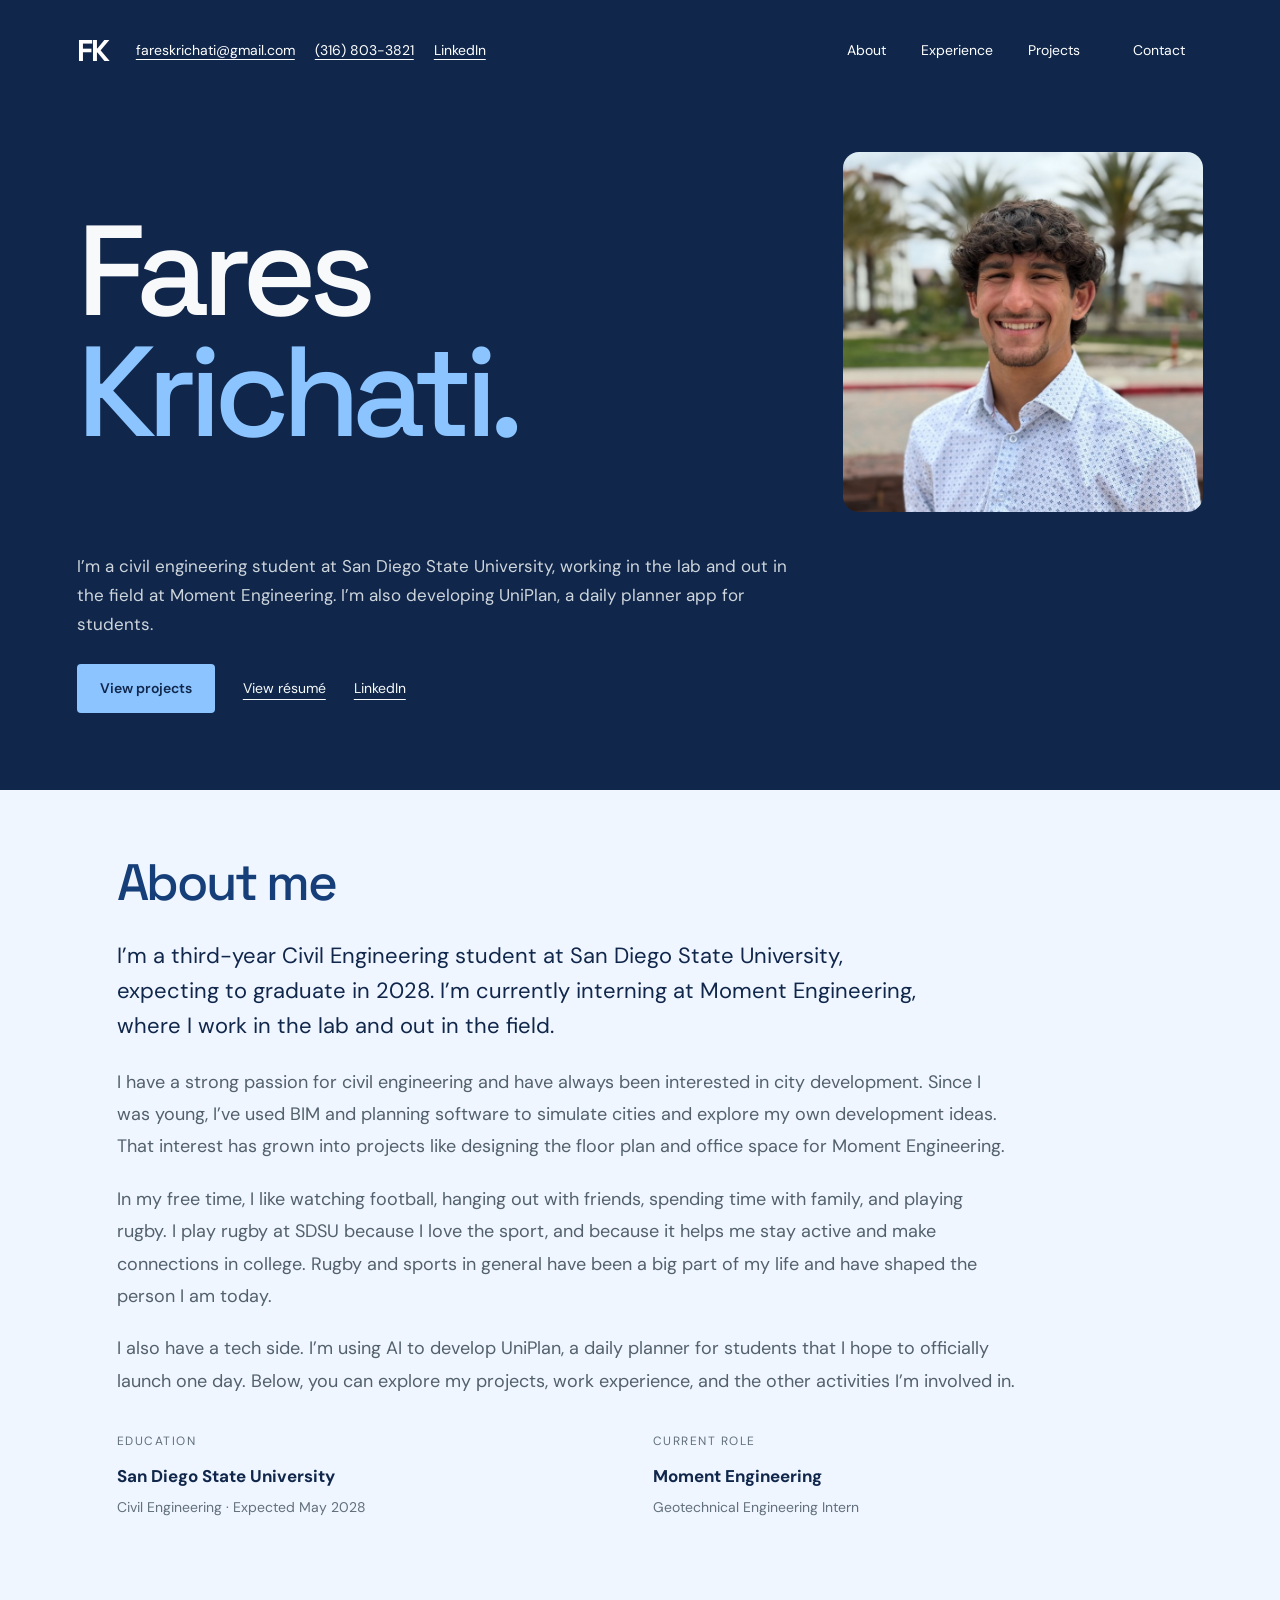
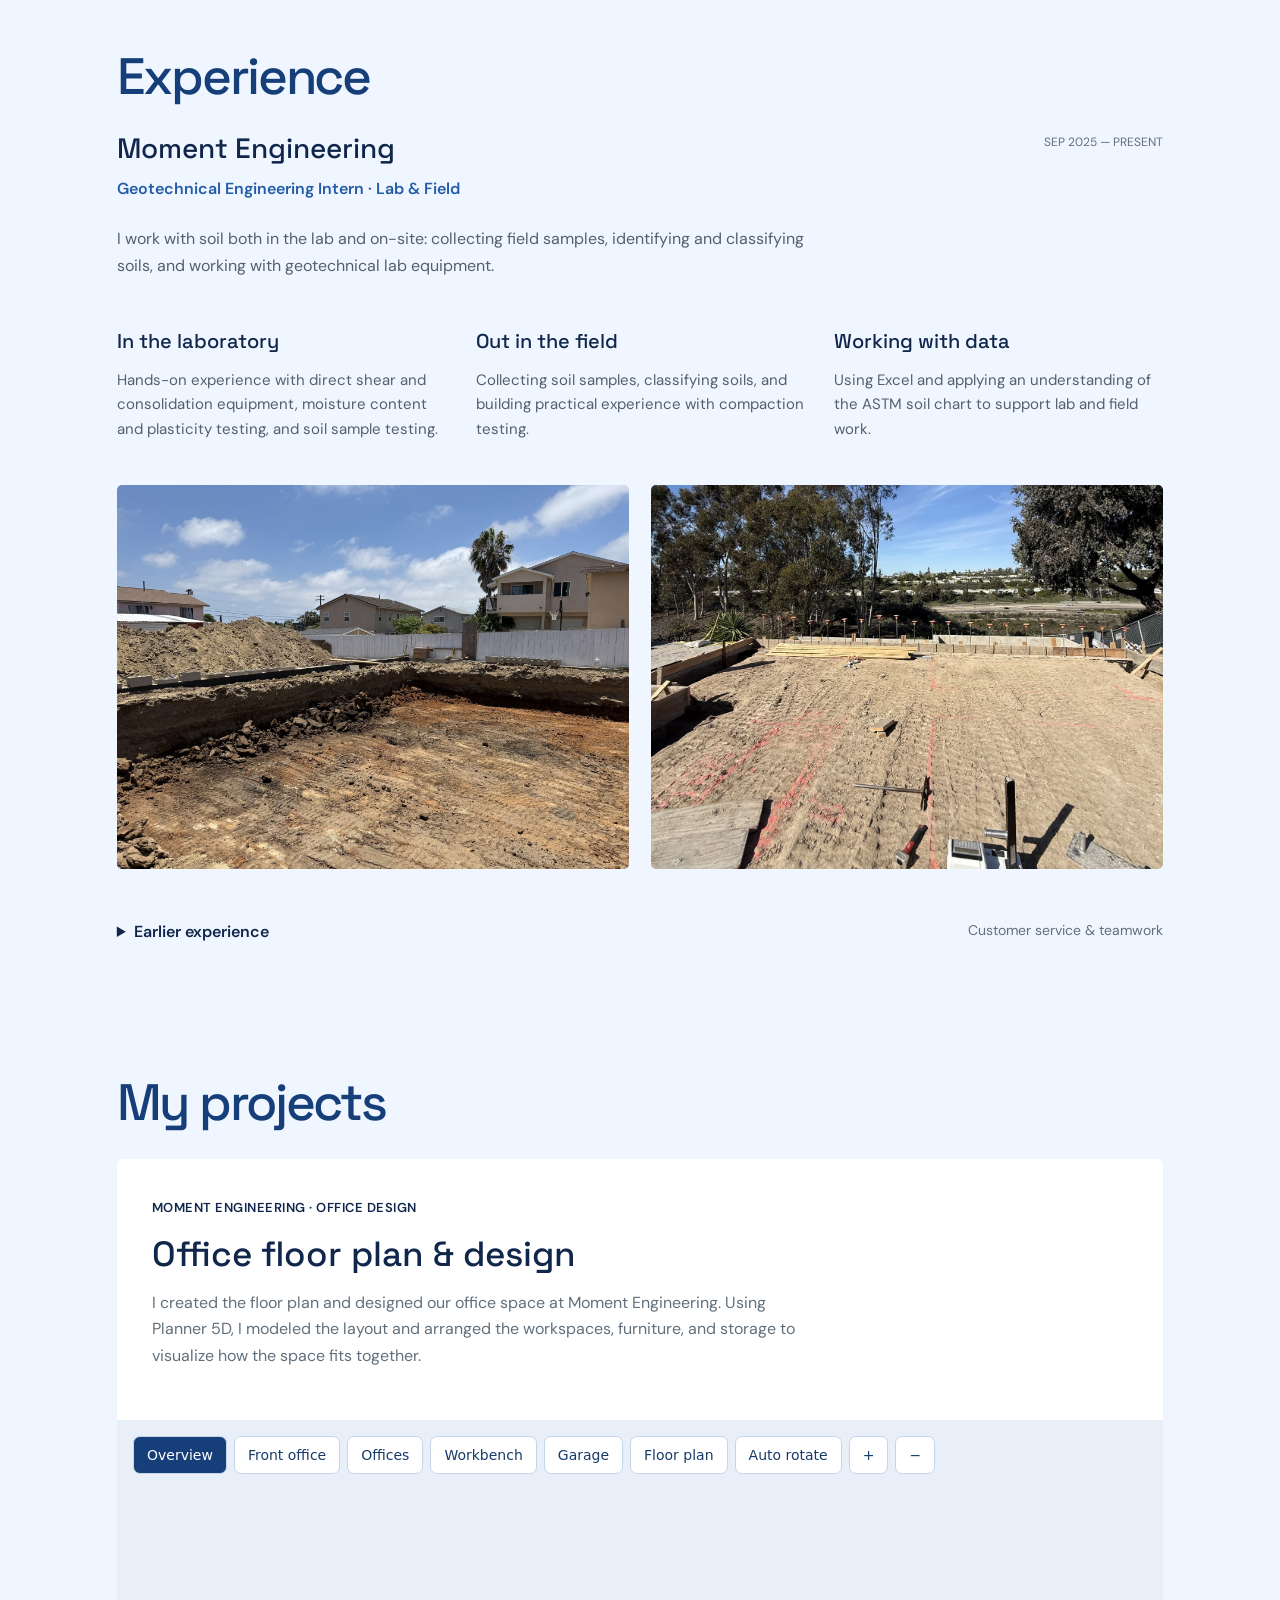
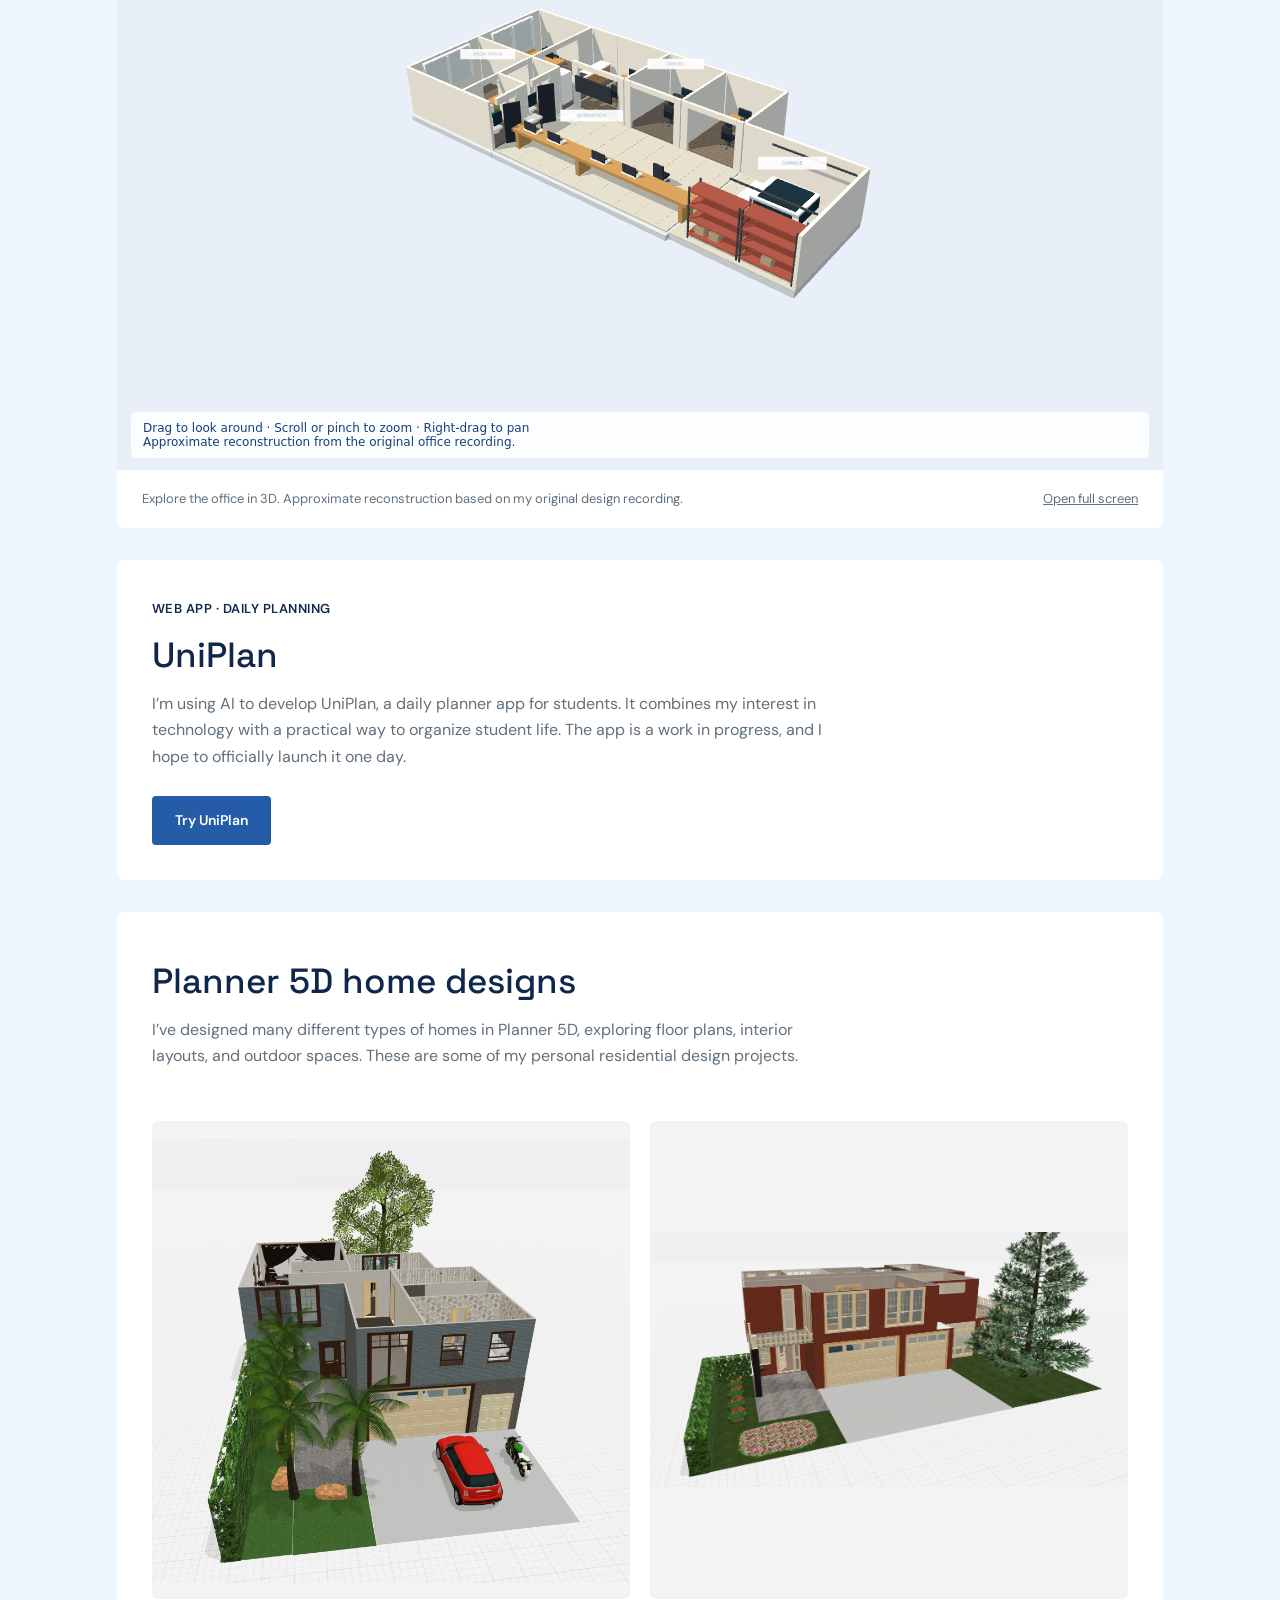
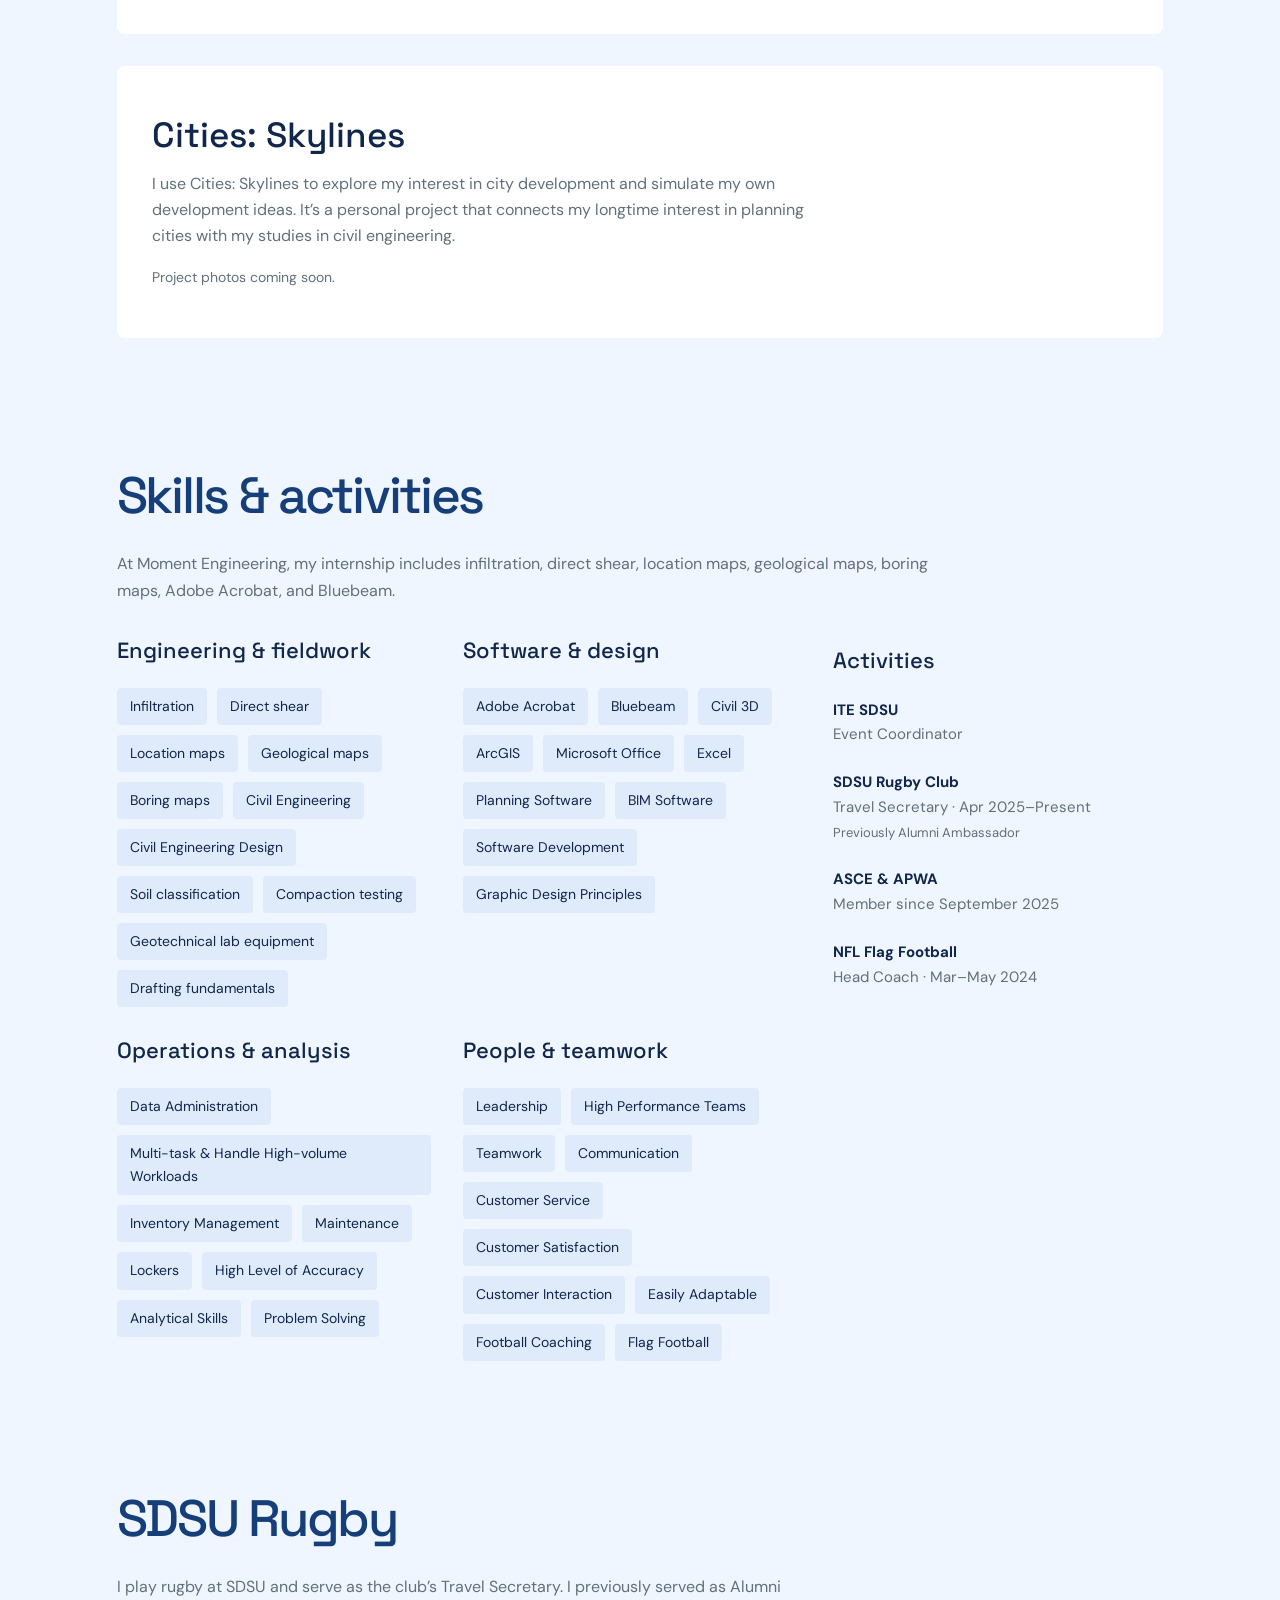
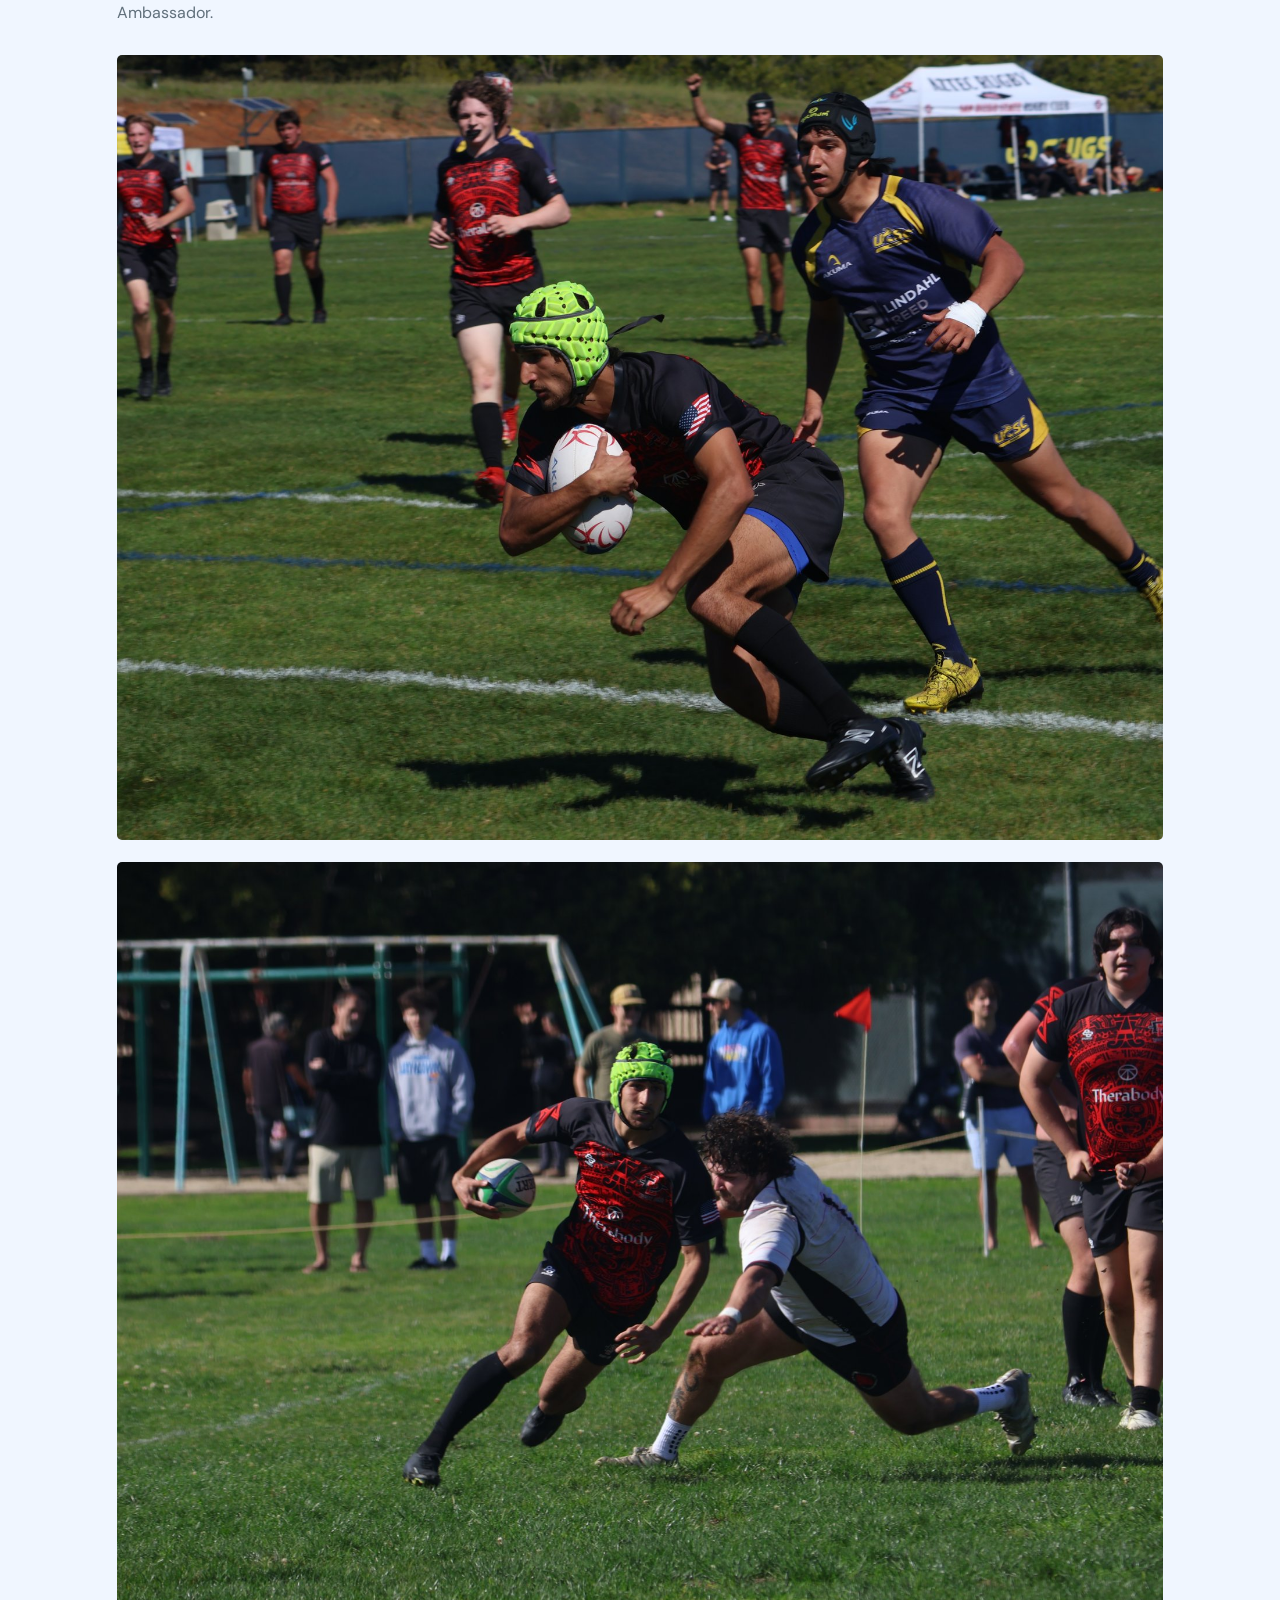
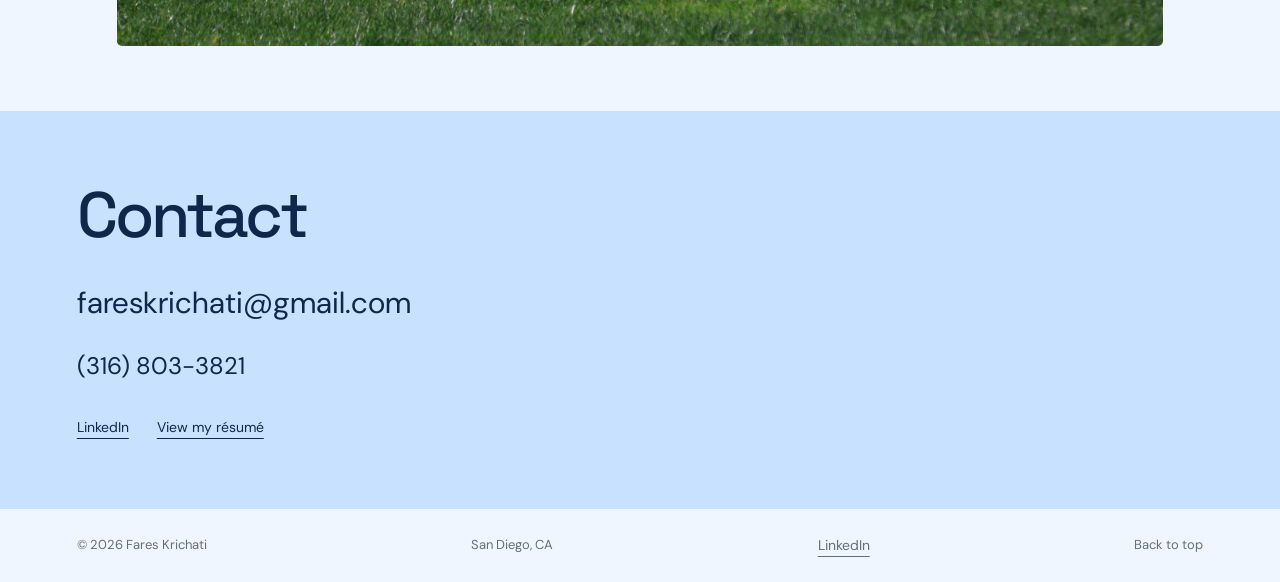
<file: index.html>
<!doctype html>
<html lang="en"><head><meta charset="utf-8"><meta name="viewport" content="width=device-width,initial-scale=1"><meta name="description" content="Fares Krichati — Civil Engineering student at San Diego State University, lab and field intern at Moment Engineering, and creator of UniPlan."><meta name="theme-color" content="#10274b"><title>Fares Krichati | Civil Engineering & Projects</title><link rel="icon" type="image/svg+xml" href="data:image/svg+xml,%3Csvg xmlns='http://www.w3.org/2000/svg' viewBox='0 0 40 40'%3E%3Crect width='40' height='40' rx='8' fill='%2310274b'/%3E%3Ctext x='7' y='28' fill='%238bc4ff' font-family='Arial' font-size='24' font-weight='bold'%3EF%3C/text%3E%3C/svg%3E"><link rel="stylesheet" href="styles.css?v=header-contact-2"></head>
<body><a class="skip" href="#main">Skip to content</a><header><div class="header-identity"><a class="logo" href="#" aria-label="Fares Krichati home">FK</a><address class="header-contact" aria-label="Contact Fares"><a href="mailto:fareskrichati@gmail.com">fareskrichati@gmail.com</a><a href="tel:+13168033821">(316) 803-3821</a><a href="https://www.linkedin.com/in/fares-krichati-6422a7346/" target="_blank" rel="noopener">LinkedIn</a></address></div><nav aria-label="Main navigation"><a href="#about">About</a><a href="#experience">Experience</a><a href="#projects">Projects</a><a class="nav-contact" href="#contact">Contact</a></nav></header>
<main id="main"><section class="hero"><div class="hero-heading"><h1>Fares<br><span>Krichati.</span></h1><img class="portrait" src="fares-portrait.png" alt="Fares Krichati" width="800" height="800" fetchpriority="high"></div><div class="hero-bottom"><div class="intro"><p>I’m a civil engineering student at San Diego State University, working in the lab and out in the field at Moment Engineering. I’m also developing UniPlan, a daily planner app for students.</p><div class="actions"><a class="button blue" href="#projects">View projects</a><a class="text-link" href="resume.pdf" target="_blank" rel="noopener">View résumé</a><a class="text-link" href="https://www.linkedin.com/in/fares-krichati-6422a7346/" target="_blank" rel="noopener">LinkedIn</a></div></div></div></section>
<section class="about section" id="about"><div><h2>About me</h2><div class="about-story"><p class="large-copy">I’m a third-year Civil Engineering student at San Diego State University, expecting to graduate in 2028. I’m currently interning at Moment Engineering, where I work in the lab and out in the field.</p><p>I have a strong passion for civil engineering and have always been interested in city development. Since I was young, I’ve used BIM and planning software to simulate cities and explore my own development ideas. That interest has grown into projects like designing the floor plan and office space for Moment Engineering.</p><p>In my free time, I like watching football, hanging out with friends, spending time with family, and playing rugby. I play rugby at SDSU because I love the sport, and because it helps me stay active and make connections in college. Rugby and sports in general have been a big part of my life and have shaped the person I am today.</p><p>I also have a tech side. I’m using AI to develop UniPlan, a daily planner for students that I hope to officially launch one day. Below, you can explore my projects, work experience, and the other activities I’m involved in.</p></div><div class="facts"><div><span>EDUCATION</span><strong>San Diego State University</strong><p>Civil Engineering · Expected May 2028</p></div><div><span>CURRENT ROLE</span><strong>Moment Engineering</strong><p>Geotechnical Engineering Intern</p></div></div></div></section>
<section class="experience section" id="experience"><div><div class="section-heading"><h2>Experience</h2></div><article class="job"><div class="job-title"><h3>Moment Engineering</h3><span>SEP 2025 — PRESENT</span></div><p class="role">Geotechnical Engineering Intern · Lab & Field</p><p>I work with soil both in the lab and on-site: collecting field samples, identifying and classifying soils, and working with geotechnical lab equipment.</p><div class="work-grid"><div><h4>In the laboratory</h4><p>Hands-on experience with direct shear and consolidation equipment, moisture content and plasticity testing, and soil sample testing.</p></div><div><h4>Out in the field</h4><p>Collecting soil samples, classifying soils, and building practical experience with compaction testing.</p></div><div><h4>Working with data</h4><p>Using Excel and applying an understanding of the ASTM soil chart to support lab and field work.</p></div></div></article><div class="photo-grid field-photos"><figure><a href="field-excavation.jpg" target="_blank" rel="noopener" aria-label="View excavation photo at full size"><img src="field-excavation.jpg" alt="Excavated site showing exposed soil layers and earthwork" loading="lazy" width="1800" height="1350"></a></figure><figure><a href="field-testing.jpg" target="_blank" rel="noopener" aria-label="View field testing photo at full size"><img src="field-testing.jpg" alt="Soil testing equipment at a prepared construction site" loading="lazy" width="1350" height="1800"></a></figure></div><details><summary>Earlier experience <span>Customer service & teamwork</span></summary><div class="earlier"><h4>Foot Locker <small>Aug 2024 – Oct 2025</small></h4><p>Customer service, product guidance, inventory management, and teamwork in a fast-paced retail environment.</p><h4>Subway <small>May 2023 – Dec 2023</small></h4><p>Customized customer orders, ingredient preparation, organization, and multitasking in a high-volume service environment.</p></div></details></div></section>
<section class="projects section" id="projects"><div><h2>My projects</h2><article class="project office-project"><div class="project-copy"><span class="eyebrow">MOMENT ENGINEERING · OFFICE DESIGN</span><h3>Office floor plan & design</h3><p>I created the floor plan and designed our office space at Moment Engineering. Using Planner 5D, I modeled the layout and arranged the workspaces, furniture, and storage to visualize how the space fits together.</p></div><div class="office-viewer"><iframe src="office-3d.html" title="Interactive 3D reconstruction of the office" loading="lazy" allow="fullscreen" allowfullscreen></iframe></div><div class="video-caption"><span>Explore the office in 3D. Approximate reconstruction based on my original design recording.</span><a href="office-3d.html" target="_blank" rel="noopener">Open full screen</a></div></article><article class="project"><div class="project-copy"><span class="eyebrow">WEB APP · DAILY PLANNING</span><h3>UniPlan</h3><p>I’m using AI to develop UniPlan, a daily planner app for students. It combines my interest in technology with a practical way to organize student life. The app is a work in progress, and I hope to officially launch it one day.</p><a class="button dark" href="https://uniplan.fareskrichati.com/" target="_blank" rel="noopener">Try UniPlan</a></div></article><article class="project planner-project" id="planner-5d"><div class="project-copy"><h3>Planner 5D home designs</h3><p>I’ve designed many different types of homes in Planner 5D, exploring floor plans, interior layouts, and outdoor spaces. These are some of my personal residential design projects.</p></div><div class="planner-gallery"><figure><a href="planner5d-home-01.png" target="_blank" rel="noopener" aria-label="View gray home design at full size"><img src="planner5d-home-01.png" alt="Planner 5D model of a gray two-story home with a garage, palm trees, and an exposed upper-floor layout" width="1802" height="1682" loading="lazy"></a></figure><figure><a href="planner5d-home-02.png" target="_blank" rel="noopener" aria-label="View brick home design at full size"><img src="planner5d-home-02.png" alt="Planner 5D model of a red-brick two-story home with large windows, garages, a balcony, and landscaping" width="2266" height="1210" loading="lazy"></a></figure></div></article><article class="project city-project"><div class="project-copy"><h3>Cities: Skylines</h3><p>I use Cities: Skylines to explore my interest in city development and simulate my own development ideas. It’s a personal project that connects my longtime interest in planning cities with my studies in civil engineering.</p><p class="project-status">Project photos coming soon.</p></div></article></div></section>
<section class="skills section"><div><h2>Skills & activities</h2><p class="muted skills-context">At Moment Engineering, my internship includes infiltration, direct shear, location maps, geological maps, boring maps, Adobe Acrobat, and Bluebeam.</p><div class="skills-grid"><div class="skill-categories"><div class="skill-category"><h3>Engineering &amp; fieldwork</h3><div class="tags"><span>Infiltration</span><span>Direct shear</span><span>Location maps</span><span>Geological maps</span><span>Boring maps</span><span>Civil Engineering</span><span>Civil Engineering Design</span><span>Soil classification</span><span>Compaction testing</span><span>Geotechnical lab equipment</span><span>Drafting fundamentals</span></div></div><div class="skill-category"><h3>Software &amp; design</h3><div class="tags"><span>Adobe Acrobat</span><span>Bluebeam</span><span>Civil 3D</span><span>ArcGIS</span><span>Microsoft Office</span><span>Excel</span><span>Planning Software</span><span>BIM Software</span><span>Software Development</span><span>Graphic Design Principles</span></div></div><div class="skill-category"><h3>Operations &amp; analysis</h3><div class="tags"><span>Data Administration</span><span>Multi-task &amp; Handle High-volume Workloads</span><span>Inventory Management</span><span>Maintenance</span><span>Lockers</span><span>High Level of Accuracy</span><span>Analytical Skills</span><span>Problem Solving</span></div></div><div class="skill-category"><h3>People &amp; teamwork</h3><div class="tags"><span>Leadership</span><span>High Performance Teams</span><span>Teamwork</span><span>Communication</span><span>Customer Service</span><span>Customer Satisfaction</span><span>Customer Interaction</span><span>Easily Adaptable</span><span>Football Coaching</span><span>Flag Football</span></div></div></div><div class="community"><h3>Activities</h3><p><strong>ITE SDSU</strong><br>Event Coordinator</p><p><strong>SDSU Rugby Club</strong><br>Travel Secretary · Apr 2025–Present<br><span>Previously Alumni Ambassador</span></p><p><strong>ASCE & APWA</strong><br>Member since September 2025</p><p><strong>NFL Flag Football</strong><br>Head Coach · Mar–May 2024</p></div></div></div></section>
<section class="section rugby-section" id="rugby"><div><h2>SDSU Rugby</h2><p class="muted">I play rugby at SDSU and serve as the club’s Travel Secretary. I previously served as Alumni Ambassador.</p><div class="photo-grid rugby-photos"><figure><a href="rugby-run.jpg" target="_blank" rel="noopener" aria-label="View first rugby photo at full size"><img src="rugby-run.jpg" alt="Rugby match action with a ball carrier moving past an opponent" width="1800" height="1351" loading="lazy"></a></figure><figure><a href="rugby-play.jpg" target="_blank" rel="noopener" aria-label="View second rugby photo at full size"><img src="rugby-play.jpg" alt="Rugby ball carrier evading a tackle during a match" width="1800" height="1351" loading="lazy"></a></figure></div></div></section><section class="contact" id="contact"><h2>Contact</h2><a href="mailto:fareskrichati@gmail.com">fareskrichati@gmail.com</a><a class="phone" href="tel:+13168033821">(316) 803-3821</a><div class="contact-bottom"><a class="text-link" href="https://www.linkedin.com/in/fares-krichati-6422a7346/" target="_blank" rel="noopener">LinkedIn</a><a class="text-link" href="resume.pdf" target="_blank" rel="noopener">View my résumé</a></div></section></main><footer><span>© <span id="year">2026</span> Fares Krichati</span><span>San Diego, CA</span><a class="text-link" href="https://www.linkedin.com/in/fares-krichati-6422a7346/" target="_blank" rel="noopener">LinkedIn</a><a href="#">Back to top</a></footer><script>document.getElementById('year').textContent=new Date().getFullYear();</script></body></html>
</file>
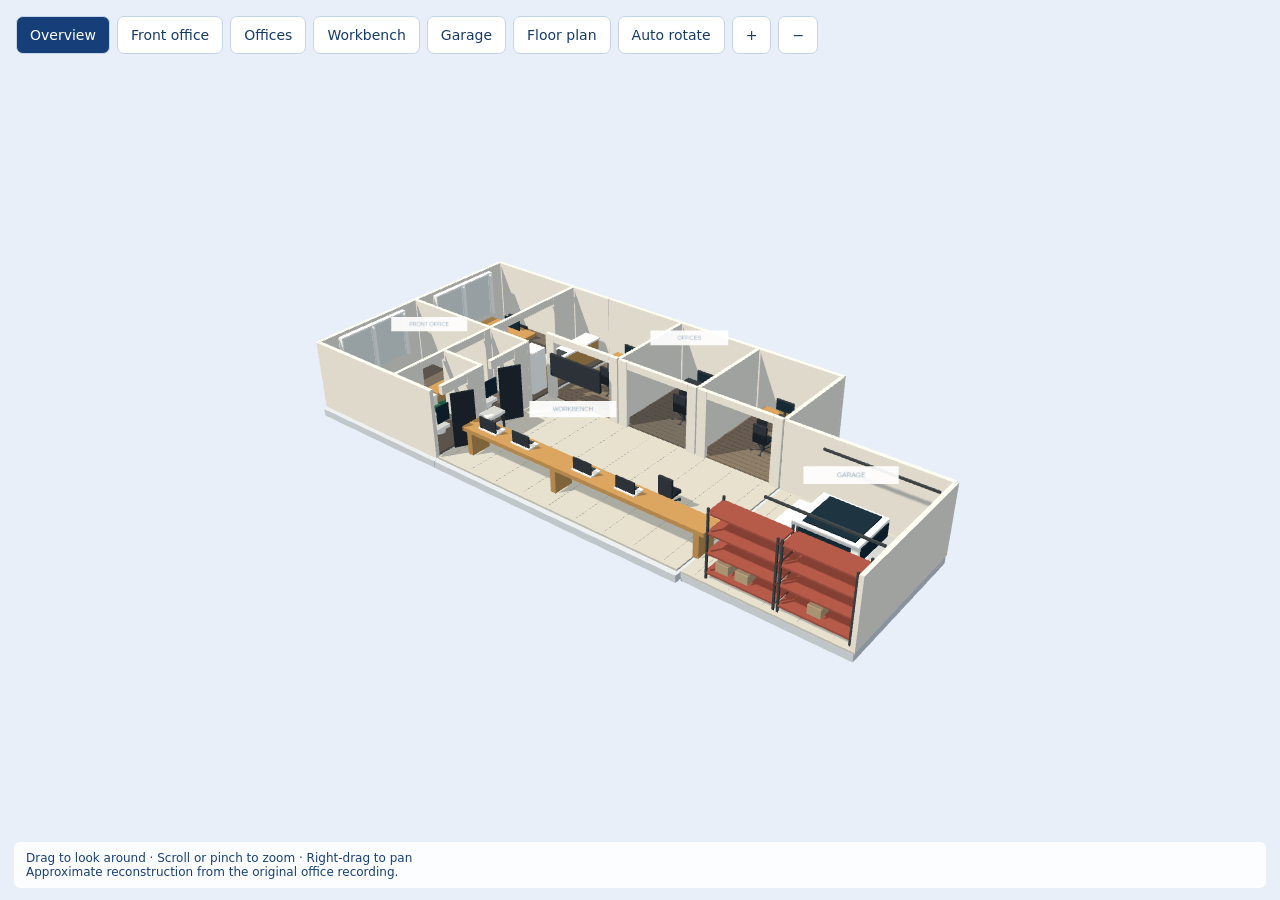
<file: office-3d.html>
<!doctype html><html lang="en"><head><meta charset="utf-8"><meta name="viewport" content="width=device-width,initial-scale=1"><title>Office design · Interactive 3D</title><style>*{box-sizing:border-box}body{margin:0;font:14px system-ui;color:#163f79;background:#e8eff8}#view{height:100vh;min-height:440px;position:relative}canvas{display:block;width:100%;height:100%;touch-action:none}.toolbar{position:absolute;top:16px;left:16px;right:16px;display:flex;flex-wrap:wrap;gap:7px;z-index:1}button{border:1px solid #c4d4e9;background:#fff;color:#173b68;border-radius:7px;padding:10px 13px;font:inherit;cursor:pointer}button:hover,button[aria-pressed=true]{background:#163f79;color:white}button:focus-visible{outline:3px solid #3c85df;outline-offset:2px}.hint{position:absolute;bottom:12px;left:14px;right:14px;margin:0;background:#ffffffde;border-radius:6px;padding:9px 12px;pointer-events:none;font-size:12px}#error{position:absolute;top:45%;left:10%;right:10%;text-align:center}#error[hidden]{display:none}</style><script type="importmap">{"imports":{"three":"./three.module.js"}}</script></head><body><div id="view"><div class="toolbar" aria-label="3D view controls"><button data-view="overview">Overview</button><button data-view="front">Front office</button><button data-view="offices">Offices</button><button data-view="workbench">Workbench</button><button data-view="garage">Garage</button><button data-view="top">Floor plan</button><button id="rotate" aria-pressed="false">Auto rotate</button><button id="zoom-in" aria-label="Zoom in">+</button><button id="zoom-out" aria-label="Zoom out">−</button></div><p id="error" hidden>3D is unavailable in this browser. Try a browser with WebGL enabled.</p><p class="hint">Drag to look around · Scroll or pinch to zoom · Right-drag to pan<br>Approximate reconstruction from the original office recording.</p></div><script type="module" src="office-3d.js?v=complete-2"></script></body></html>
</file>
<file: styles.css>
@import url('https://fonts.googleapis.com/css2?family=DM+Sans:wght@400;500;600;700&family=Space+Grotesk:wght@400;500;600;700&display=swap');
:root{--navy:#10274b;--accent:#8bc4ff;--paper:#f0f6ff;--muted:#61707c;--line:#d8dfe3}*{box-sizing:border-box}html{scroll-behavior:smooth;scroll-padding-top:30px}body{margin:0;background:var(--paper);color:var(--navy);font-family:'DM Sans',sans-serif;font-size:16px;line-height:1.65}a{color:inherit;text-decoration:none}a,summary{touch-action:manipulation}a:focus-visible,summary:focus-visible{outline:3px solid #367de0;outline-offset:6px}header{background:var(--navy);color:#fff;display:flex;align-items:center;justify-content:space-between;padding:26px 6%;border-bottom:1px solid #ffffff20}.logo{font-family:'Space Grotesk',sans-serif;font-size:30px;font-weight:700;letter-spacing:-2px}.logo span{color:var(--accent);font:14px sans-serif;vertical-align:top;margin-left:5px}nav{display:flex;align-items:center;gap:35px;font-size:14px}nav a:hover,.text-link:hover{color:var(--accent)}.nav-contact{border:1px solid #75808a;padding:9px 18px;border-radius:4px}.hero{background:var(--navy);color:#f7f9fa;padding:50px 6% 0;overflow:hidden}.eyebrow,.section-label,.hero-foot,.project-caption,.project-index{font-size:12px;letter-spacing:1.7px;font-weight:600}.eyebrow span{padding:0 12px;color:var(--accent)}h1,h2,h3,h4{font-family:'Space Grotesk',sans-serif;line-height:1.08;margin:0;font-weight:500}h1{font-size:clamp(80px,12vw,174px);letter-spacing:-.065em;line-height:.94;margin:42px 0 46px}h1 span{color:var(--accent)}.hero-bottom{display:grid;grid-template-columns:1fr 1fr;gap:8%;align-items:start;margin-bottom:57px}.hero-bottom>p{font-size:25px;line-height:1.45;margin:0;color:#a9b4bd}.hero-bottom strong{color:#fff;font-weight:500}.intro{max-width:540px}.intro p{margin:0 0 25px;color:#ced5dc;font-size:17px;line-height:1.7}.actions{display:flex;align-items:center;gap:28px}.button{display:inline-block;padding:13px 23px;border-radius:4px;font-weight:600;font-size:14px;transition:transform .2s,background .2s}.button:hover{transform:translateY(-2px)}.blue{background:var(--accent);color:var(--navy)}.blue:hover{background:#b6dcff}.dark{background:var(--navy);color:#fff}.text-link{font-size:14px;text-decoration:underline;text-underline-offset:6px}.hero-foot{border-top:1px solid #ffffff25;padding:20px 0;display:flex;justify-content:space-between;color:#9caab6}.section{display:grid;grid-template-columns:23% 1fr;gap:5%;padding:90px 6%;border-bottom:1px solid var(--line)}.section-label{padding-top:8px;color:var(--muted)}h2{font-size:clamp(34px,4vw,54px);letter-spacing:-.045em;margin-bottom:28px}.large-copy{font-size:22px;line-height:1.6;max-width:800px}.muted{color:var(--muted);max-width:750px}.facts{display:grid;grid-template-columns:1fr 1fr;border-top:1px solid var(--line);padding-top:26px;margin-top:35px;gap:25px}.facts span{display:block;color:var(--muted);font-size:12px;letter-spacing:1.5px;margin-bottom:10px}.facts strong{font-size:17px}.facts p{margin:6px 0 0;font-size:14px;color:var(--muted)}.experience{background:#eaf0f3}.section-heading,.job-title{display:flex;justify-content:space-between;align-items:start;gap:20px}.pill{font-size:12px;border:1px solid #a8b6bf;border-radius:30px;padding:6px 12px;white-space:nowrap}.job{margin-top:22px}.job-title h3{font-size:28px}.job-title>span{font-size:12px;white-space:nowrap;color:var(--muted)}.role{color:#245ca8;margin:13px 0 24px;font-weight:600}.job>p:not(.role){max-width:720px;color:#52616d}.work-grid{display:grid;grid-template-columns:repeat(3,1fr);gap:30px;margin-top:38px}.number{color:#245ca8;font-size:13px}.work-grid h4{font-size:20px;margin-top:14px}.work-grid p{font-size:15px;color:#52616d}details{border-top:1px solid #bac7cf;margin-top:30px;padding-top:20px}summary{cursor:pointer;font-weight:600}summary span{float:right;color:var(--muted);font-size:14px;font-weight:400}.earlier{padding:20px 0}.earlier h4{font-size:20px}.earlier small{font:13px 'DM Sans',sans-serif;color:var(--muted);margin-left:15px}.earlier p{color:var(--muted);font-size:15px}.project{border:1px solid var(--line);border-radius:8px;overflow:hidden}.project-art{background:#c7d5ef;min-height:320px;padding:25px 32px;display:flex;flex-direction:column;justify-content:space-between;color:#243d6b}.uniplan-mark{font-family:'Space Grotesk',sans-serif;font-size:100px;line-height:1;letter-spacing:-8px;display:flex;align-items:center;font-weight:600}.uniplan-mark>span{font-size:53px;letter-spacing:-3px}.uniplan-mark i{font:16px/1.5 'DM Sans',sans-serif;letter-spacing:0;margin-left:auto}.project-copy{padding:35px;background:#fff}.project-copy h3{font-size:35px;margin:16px 0}.project-copy>p{max-width:670px;color:var(--muted)}.app-note{font-size:14px}.project-copy .button{margin-top:10px}.skills-grid{display:grid;grid-template-columns:1fr 1fr;gap:60px}.skills-grid h3{font-size:22px;margin:10px 0 25px}.tags{display:flex;flex-wrap:wrap;align-content:start;gap:10px}.tags span{border:1px solid #c7d0d6;padding:7px 13px;border-radius:4px;font-size:14px}.community p{font-size:15px;color:var(--muted);margin-bottom:23px}.community strong{color:var(--navy)}.community span{font-size:13px}.contact{background:var(--accent);padding:70px 6%}.contact h2{font-size:clamp(38px,5vw,68px);margin-top:28px}.contact>a{font-size:clamp(18px,2.5vw,30px);border-bottom:1px solid var(--navy);padding-bottom:6px;overflow-wrap:anywhere}.contact-bottom{margin-top:40px;padding-top:20px;border-top:1px solid #111e2b40;display:flex;justify-content:space-between;align-items:center}.contact-bottom p{font-size:14px}footer{padding:25px 6%;display:flex;justify-content:space-between;font-size:13px;color:var(--muted)}.skip{position:fixed;left:10px;top:-100px;background:#fff;z-index:10;padding:12px}.skip:focus{top:10px}@media(min-width:1600px){header,.hero,.section,.contact,footer{padding-left:max(6%,calc((100% - 1400px)/2));padding-right:max(6%,calc((100% - 1400px)/2))}}@media(max-width:750px){header{padding:20px 6%}nav{gap:17px}nav a{font-size:13px}.nav-contact{display:none}.hero{padding-top:35px}.hero .eyebrow{font-size:10px;letter-spacing:1px}h1{margin:35px 0;font-size:clamp(74px,17vw,125px)}.hero-bottom{grid-template-columns:1fr;gap:28px;margin-bottom:35px}.hero-bottom>p{font-size:22px}.hero-foot span:last-child{display:none}.hero-foot{font-size:10px}.section{grid-template-columns:1fr;gap:25px;padding:55px 6%}.section-label{font-size:11px}.large-copy{font-size:20px}.section-heading{display:block}.pill{display:inline-block;margin-bottom:12px}.job-title{display:block}.job-title>span{display:block;margin-top:13px}.work-grid{grid-template-columns:1fr;gap:12px}.work-grid>div{border-top:1px solid #c6d1d7;padding-top:18px}.work-grid p{margin-top:10px}.facts,.skills-grid{grid-template-columns:1fr;gap:27px}summary span{display:none}.project-art{padding:22px;min-height:280px}.uniplan-mark{font-size:76px;letter-spacing:-6px;flex-wrap:wrap}.uniplan-mark>span{font-size:45px}.uniplan-mark i{font-size:14px;width:100%;margin-top:15px}.project-copy{padding:25px}.project-caption{font-size:10px}.contact{padding:50px 6%}.contact-bottom{display:block}.contact-bottom .text-link{display:inline-block;margin-top:10px}footer{gap:18px;flex-wrap:wrap;font-size:12px}footer span:nth-child(2){display:none}}@media(prefers-reduced-motion:reduce){html{scroll-behavior:auto}.button{transition:none}}

.photo-grid{display:grid;grid-template-columns:1fr 1fr;gap:22px;margin-top:38px}.photo-grid figure{margin:0;min-width:0}.photo-grid a{display:block;border-radius:5px;overflow:hidden}.photo-grid img{display:block;width:100%;height:300px;object-fit:cover;transition:transform .3s}.photo-grid a:hover img{transform:scale(1.025)}.photo-grid figcaption{font-size:13px;color:var(--muted);margin-top:12px}.field-photos figure:last-child img{object-position:center 74%}.office-project{margin-bottom:32px}.office-project video{display:block;width:100%;height:auto;background:var(--navy);aspect-ratio:3440/1440}.project-meta{display:flex;flex-wrap:wrap;gap:10px;margin-top:25px}.project-meta span{font-size:12px;border:1px solid var(--line);border-radius:4px;padding:5px 10px}.video-caption{display:flex;gap:22px;justify-content:space-between;padding:18px 25px;background:#fff;font-size:13px;color:var(--muted)}.video-caption a{white-space:nowrap;text-decoration:underline}.rugby-section{background:#eaf0f3}.rugby-photos{grid-template-columns:1fr}.rugby-photos img{height:auto;aspect-ratio:4/3;object-fit:contain}.actions{flex-wrap:wrap}.contact-bottom{gap:20px;flex-wrap:wrap}@media(max-width:750px){.photo-grid{grid-template-columns:1fr;gap:28px}.photo-grid img{height:auto;max-height:540px;object-fit:contain;background:#dde4e9}.video-caption{display:block}.video-caption a{display:inline-block;margin-top:12px}.office-project .project-copy{padding:25px}.contact-bottom>a:first-child{margin-bottom:12px}}@media(prefers-reduced-motion:reduce){.photo-grid img{transition:none}}

/* Simplified personal portfolio */
header,.section,.facts,details,.contact-bottom,.project,.work-grid>div{border:0}.section{display:block;max-width:1200px;margin:0 auto;padding-top:65px;padding-bottom:65px}.hero-bottom{display:block}.intro{max-width:720px}.hero h1{margin-top:15px}.hero{padding-bottom:20px}.section-heading{display:block}.facts{padding-top:10px;margin-top:25px}.experience,.rugby-section{background:transparent}.project{background:#fff}.project-copy .eyebrow{font-size:13px;letter-spacing:.5px}.contact-bottom{margin-top:24px;padding-top:0;justify-content:flex-start;gap:28px}.contact h2{margin-top:0}.tags span{border:0;background:#dfebfb}.contact>a{border:0}.photo-grid{margin-top:28px}.nav-contact{border:0}.earlier{padding-bottom:0}@media(max-width:750px){.section{padding-top:42px;padding-bottom:42px}.hero-bottom{margin-bottom:20px}.contact-bottom{display:flex}.contact-bottom>a:first-child{margin-bottom:0}}

.contact{background:#c7e1ff}.contact .text-link:hover{color:#163f79}.dark{background:#245ca8}.dark:hover{background:#194780}main>.section h2{color:#163f79}

.hero-heading{display:grid;grid-template-columns:minmax(0,1fr) minmax(220px,32%);align-items:center;gap:6%;margin-bottom:40px}.hero-heading h1{font-size:clamp(72px,10vw,154px);margin:15px 0}.portrait{display:block;width:100%;height:auto;aspect-ratio:1;object-fit:cover;border-radius:16px}.contact .phone{display:block;width:fit-content;margin-top:18px;font-size:24px}.contact .phone:hover{color:#245ca8}@media(max-width:750px){.hero-heading{grid-template-columns:minmax(0,1fr) 30%;gap:5%;margin-bottom:28px}.hero-heading h1{font-size:clamp(46px,10vw,75px)}.portrait{border-radius:10px}.contact .phone{font-size:20px}}@media(max-width:360px){.hero-heading{grid-template-columns:1fr}.portrait{width:150px}.hero-heading h1{font-size:64px}}

.skills-grid{grid-template-columns:minmax(0,2fr) minmax(220px,1fr);gap:55px}.skill-categories{display:grid;grid-template-columns:1fr 1fr;gap:32px}.skill-category{min-width:0}.skill-category h3{margin-top:0}.tags span{overflow-wrap:anywhere}.skills-context{margin-bottom:35px;max-width:850px}@media(max-width:900px){.skills-grid{grid-template-columns:1fr}.skill-categories{gap:30px}}@media(max-width:550px){.skill-categories{grid-template-columns:1fr}}

.about-story{max-width:900px}.about-story>p:not(.large-copy){font-size:18px;line-height:1.8;color:#52616d;margin:20px 0}.projects .project+.project{margin-top:32px}.project-status{font-size:14px}.field-photos{grid-template-columns:repeat(2,minmax(0,1fr));align-items:start}.field-photos a{aspect-ratio:4/3}.field-photos img{width:100%;height:100%;max-height:none;aspect-ratio:auto;object-fit:cover}.field-photos figure:last-child img{object-position:center 82%}@media(max-width:750px){.field-photos{grid-template-columns:1fr}.field-photos img{height:100%;object-fit:cover;max-height:none}.about-story>p:not(.large-copy){font-size:17px}}

.planner-gallery{display:grid;grid-template-columns:1fr 1fr;gap:20px;padding:0 35px 35px}.planner-gallery figure{margin:0;min-width:0}.planner-gallery a{display:flex;align-items:center;justify-content:center;aspect-ratio:1;background:#f2f3f5;border-radius:6px;overflow:hidden}.planner-gallery img{display:block;width:100%;height:100%;object-fit:contain}.planner-gallery a:hover{background:#e6eef9}@media(max-width:750px){.planner-gallery{grid-template-columns:1fr;padding:0 25px 25px}.planner-gallery a{aspect-ratio:auto}.planner-gallery img{height:auto}}

.office-viewer{background:#e6eef9}.office-viewer iframe{display:block;width:100%;height:650px;border:0}@media(max-width:750px){.office-viewer iframe{height:520px}}

/* Contact details beside the header logo. */
.header-identity{display:flex;align-items:center;gap:28px;min-width:0}.header-contact{display:flex;flex-wrap:wrap;gap:8px 20px;margin:0;font-style:normal;font-size:14px}.header-contact a{color:#ffffff;text-decoration:underline;text-underline-offset:4px;overflow-wrap:anywhere}.header-contact a:hover{color:#fff}.header-contact a:focus-visible{outline:3px solid #fff;outline-offset:5px}header{gap:24px}header nav{flex-shrink:0}@media(max-width:1100px){header{flex-wrap:wrap}.header-identity{flex:1 1 100%}}@media(max-width:600px){.header-identity{align-items:flex-start;gap:20px}.header-contact{flex-direction:column;gap:7px;font-size:13px}header nav{flex-wrap:wrap;gap:17px}}
</file>
